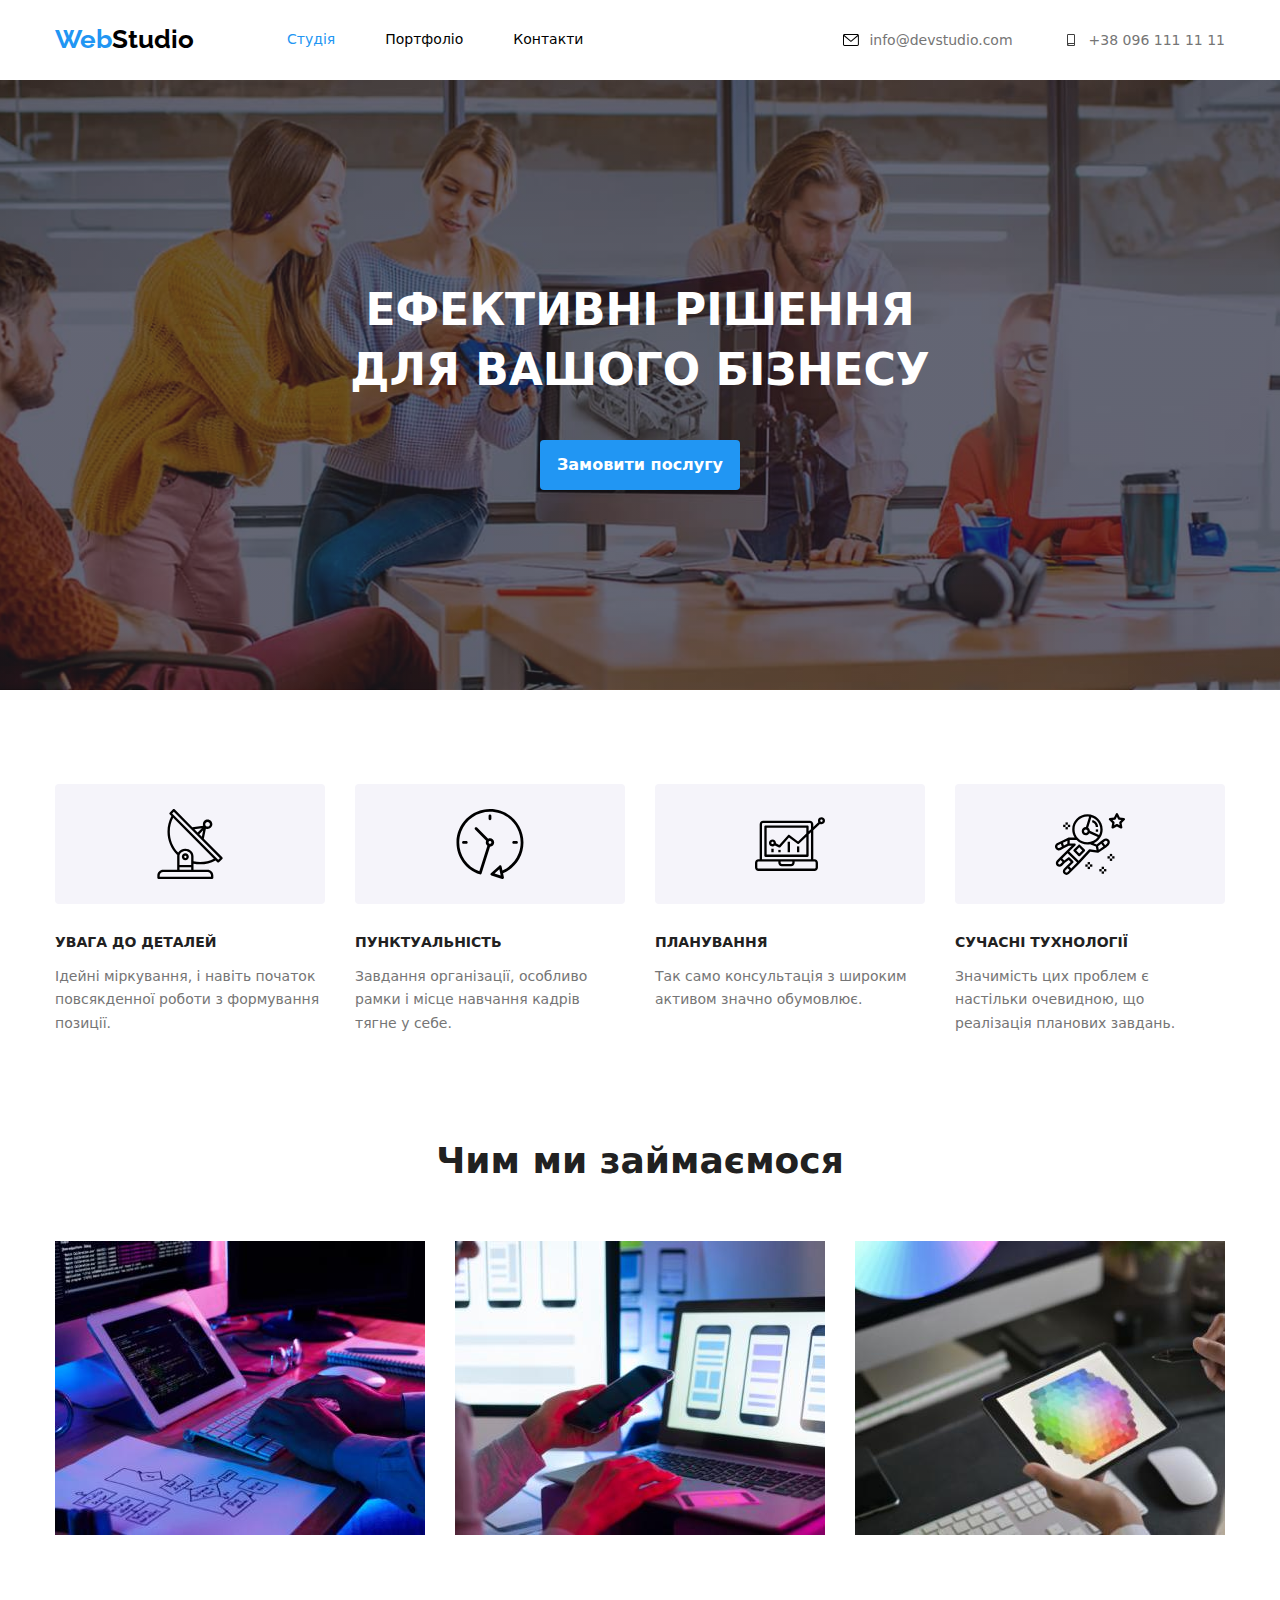
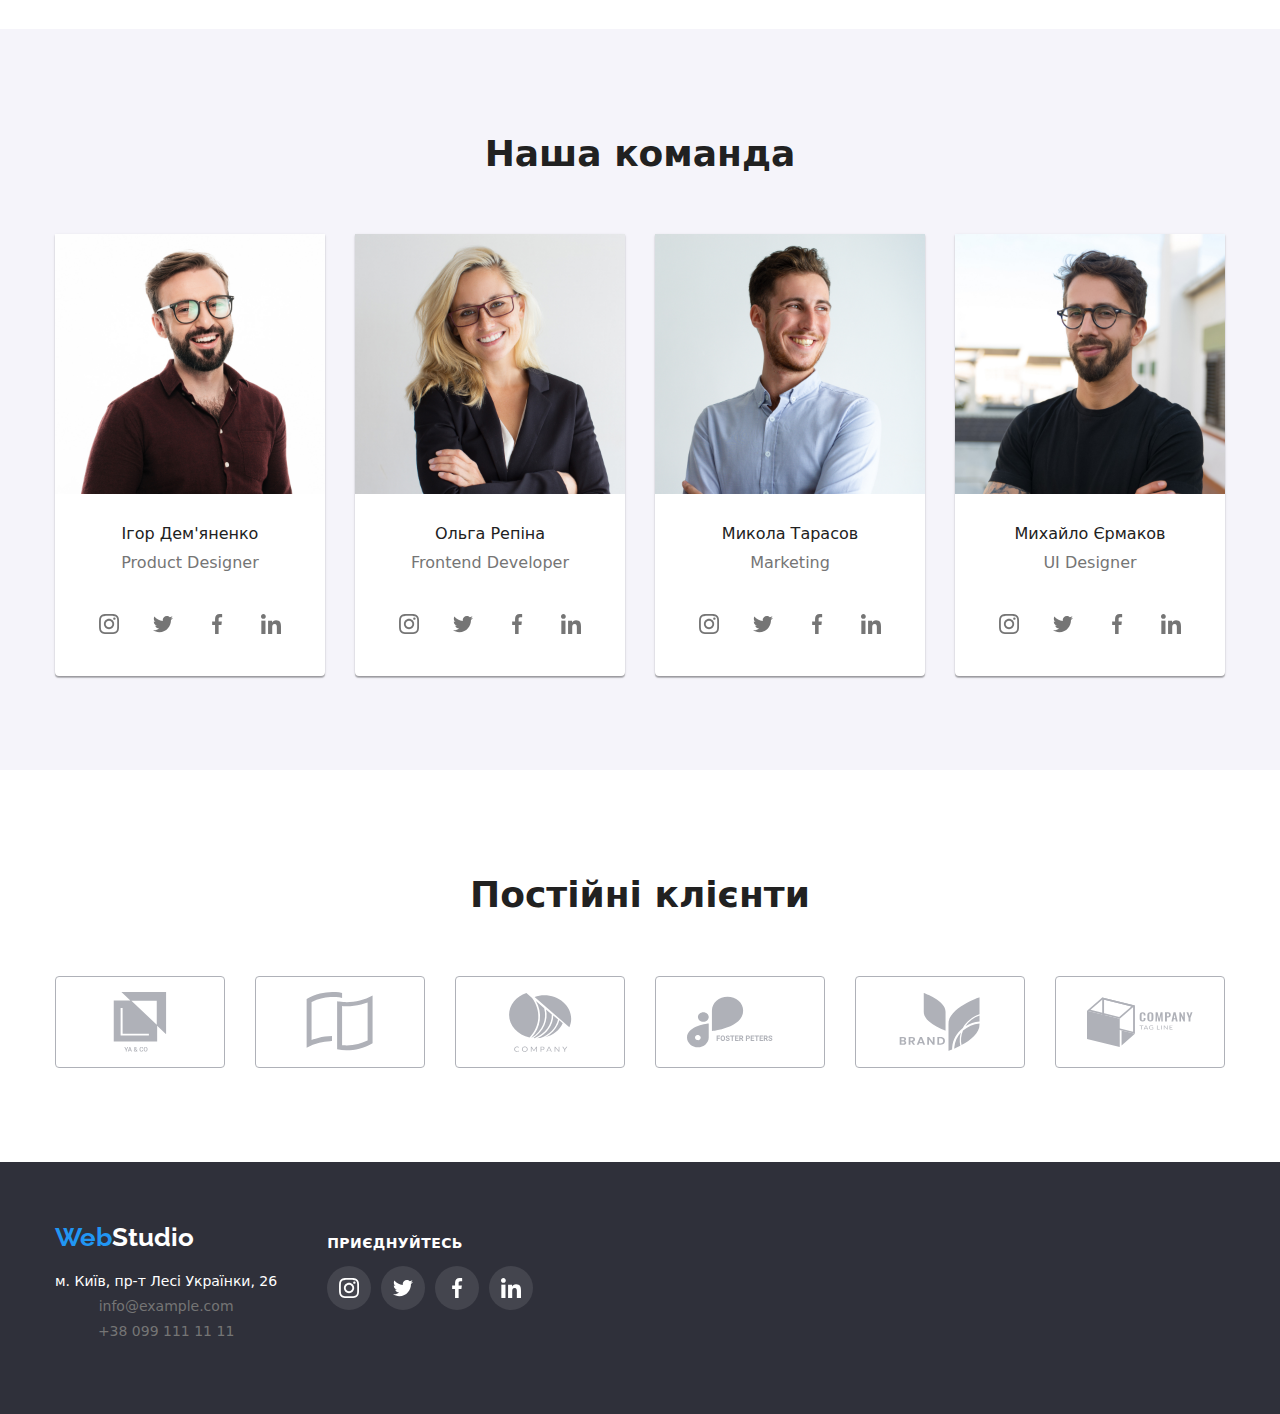
<file: index.html>
<!DOCTYPE html>
<html lang="en">

<head>
    <meta charset="UTF-8">
    <meta http-equiv="X-UA-Compatible" content="IE=edge">
    <meta name="viewport" content="width=device-width, initial-scale=1.0">
    <title>Web Studio</title>
    <link rel="preconnect" href="https://fonts.googleapis.com">
    <link rel="preconnect" href="https://fonts.gstatic.com" crossorigin>
    <link
        href="https://fonts.googleapis.com/css2?family=Montserrat:wght@400;700&family=Raleway:wght@700&family=Roboto:wght@400;500;700;900&display=swap"
        rel="stylesheet">
    <link rel="stylesheet" href="css/styles.css">
    <link rel="stylesheet" href="https://cdn.jsdelivr.net/npm/modern-normalize@1.1.0/modern-normalize.min.css">

</head>

<body>
    <!--Шапка-->
    
    
        <header>
            <div class="conteiner main-nav">
                <nav class="header-nav">
                    <a href="./index.html" class="logo"><span>Web</span>Studio</a>
                    <ul class="site-nav list link-site">
                        <li class="test-list">
                            <a href="./index.html" class="nav carrent">Студія</a>
                        </li>
                        <li class="test-list">
                            <a href="./portfolio.html" class="nav color">Портфоліо</a>
                        </li>
                        <li class="test-list">
                            <a href="" class="nav color">Контакти</a>
                        </li>
                    </ul>
                </nav>
            
                
                
             
                <ul class="auth-nav list">
                    <div class="contact-nav">
                        <li class="contacts icon-style">
                            
                            <a class="nav-contact" href="mailto:info@devstudio.com">
                                <svg class="headers-icon" width="16" height="12">
                                    <use href="./images/icon.svg#icon-envelope"></use>
                                </svg>
                                info@devstudio.com
                                
                            </a>
                        </li>
                        <li class="contacts">
                            
                            <a href="tel:+380961111111" class="nav-contact icon-telefon ">
                                 <svg class="telefon-icon accentes" width="16" height="12">
                                 <use href="./images/icon.svg#icon-smartphone"></use>
                                </svg>
                                +38 096 111 11 11
                            </a>
                        </li>
                    </div>
                </ul>
            </div>
            
        </header>
  


    <main>

        <!--Банер-->
        
            <section class="baner">
                <div class="conteiner hero-title">
                    <h1 class="hero">ЕФЕКТИВНІ РІШЕННЯ ДЛЯ ВАШОГО БІЗНЕСУ</h1>
                    <button type="button" class="button button-baner">Замовити послугу</button>
                </div>
                
            </section>
        



        <!--Особливості-->
      
        
        <section class="feautures">
            <div class="conteiner futures">
        
        
                <h2 class="main-title-up">Особливості</h2>
                <div class="future-title">
                    <ul class="futures-list">
                        <li class="future-element">
                            <div class="section-list-box">
                                <svg class="icon-list" width="70" height="70">
                                    <use href="./images/icon.svg#icon-antenna"></use>
                                </svg>
                            </div>
                            <h3 class="title-features">УВАГА ДО ДЕТАЛЕЙ</h3>
                            <p class="text-features">Ідейні міркування, і навіть початок повсякденної роботи з формування
                                позиції.</p>
                        </li>
        
                        <li class="future-element">
                            <div class="section-list-box">
                                <svg class="icon-list" width="70" height="54">
                                    <use href="./images/icon.svg#icon-clock"></use>
                                </svg>
                            </div>
                            <h3 class="title-features">ПУНКТУАЛЬНІСТЬ</h3>
                            <p class="text-features">Завдання організації, особливо рамки і місце навчання кадрів тягне у себе.
                            </p>
                        </li>
                        <li class="future-element">
                            <div class="section-list-box">
                                <svg class="icon-list" width="70" height="54">
                                    <use href="./images/icon.svg#icon-diagram"></use>
                                </svg>
                            </div>
                            <h3 class="title-features">ПЛАНУВАННЯ</h3>
                            <p class="text-features">Так само консультація з широким активом значно обумовлює.</p>
                        </li>
                        
                        <li class="future-element">
                            <div class="section-list-box">
                                <svg class="icon-list" width="70" height="54">
                                    <use href="./images/icon.svg#icon-astronaut"></use>
                                </svg>
                            </div>
                            <h3 class="title-features">СУЧАСНІ ТУХНОЛОГІЇ</h3>
                            <p class="text-features">Значимість цих проблем є настільки очевидною, що реалізація планових
                                завдань.</p>
                        </li>
                    </ul>
                </div>
            </div>
        
        
        </section>
        

        <!--Чим ми займаэмося-->
        
            <section class="section">
                    <div class="conteiner">
                      <h2 class="main-title">Чим ми займаємося</h2>
                      <div class="work-list">
                           <ul class="list-works">
                               <li class="content">
                                <img src="./images/img1.jpg" alt="photo first" width="370">
                                </li>
                            </ul>
        
                            <ul class="list-works">
                                 <li class="content">
                                <img src="./images/img2.jpg" alt="photo second" width="370">
                                </li>
                             </ul>
        
                            <ul class="list-works">
                                <li class="content">
                                <img src="./images/img3.jpg" alt="photo third" width="370">
                                </li>
                            </ul>
                
                
                        </div>
                    </div>
            </section>
        

        <!--Наша команда-->
        
            <section class="team">
                <div class="conteiner">
                    <h2 class="main-title">Наша команда</h2>
                    <div class="team-group">
                        <ul class="team-list">
                    
                            <li class="team-element">
                                 <img src="./images/Ihor.jpg" alt="photo ihor" width="270">
                                 <div class="stiker">
                                  <h3 class="team-title">Iгор Дем'яненко</h3>
                                 <p class="team-text">Product Designer</p>
                                 </div>
                                 <ul class="social-media list">
                                    <li class="social-media-item">
                                        <a class="social-media-link link focus-link" href="" target="_blank" rel="noopener noreferrer" aria-label="twitter">
                                            <svg class="social-media-icon" width="20" height="20">
                                                <use href="./images/icon.svg#icon-instagram"></use>
                                            </svg>
                                        </a>
                                    </li>
                                    <li class="social-media-item">
                                        <a class="social-media-link link" href="" target="_blank" rel="noopener noreferrer" aria-label="twitter">
                                            <svg class="social-media-icon" width="20" height="20">
                                                <use href="./images/icon.svg#icon-twitter"></use>
                                            </svg>
                                        </a>
                                    </li>
                                    <li class="social-media-item">
                                        <a class="social-media-link link" href="" target="_blank" rel="noopener noreferrer" aria-label="twitter">
                                            <svg class="social-media-icon" width="20" height="20">
                                                <use href="./images/icon.svg#icon-facebook"></use>
                                            </svg>
                                        </a>
                                    </li>
                                    <li class="social-media-item">
                                        <a class="social-media-link link" href="" target="_blank" rel="noopener noreferrer" aria-label="twitter">
                                            <svg class="social-media-icon" width="20" height="20">
                                                <use href="./images/icon.svg#icon-linkedin"></use>
                                            </svg>
                                        </a>
                                    </li>
                                        
                                 </ul>
                            </li>
                    
                            <li class="team-element">
                                <img src="./images/Olga.jpg" alt="photo olga" width="270">
                                <div class="stiker">
                                <h3 class="team-title">Ольга Репіна</h3>
                                <p class="team-text">Frontend Developer</p>
                                </div>
                                <ul class="social-media list">
                                    <li class="social-media-item">
                                        <a class="social-media-link link" href="" target="_blank" rel="noopener noreferrer" aria-label="twitter">
                                            <svg class="social-media-icon" width="20" height="20">
                                                <use href="./images/icon.svg#icon-instagram"></use>
                                            </svg>
                                        </a>
                                    </li>
                                    <li class="social-media-item">
                                        <a class="social-media-link link" href="" target="_blank" rel="noopener noreferrer" aria-label="twitter">
                                            <svg class="social-media-icon" width="20" height="20">
                                                <use href="./images/icon.svg#icon-twitter"></use>
                                            </svg>
                                        </a>
                                    </li>
                                    <li class="social-media-item">
                                        <a class="social-media-link link" href="" target="_blank" rel="noopener noreferrer" aria-label="twitter">
                                            <svg class="social-media-icon" width="20" height="20">
                                                <use href="./images/icon.svg#icon-facebook"></use>
                                            </svg>
                                        </a>
                                    </li>
                                    <li class="social-media-item">
                                        <a class="social-media-link link" href="" target="_blank" rel="noopener noreferrer" aria-label="twitter">
                                            <svg class="social-media-icon" width="20" height="20">
                                                <use href="./images/icon.svg#icon-linkedin"></use>
                                            </svg>
                                        </a>
                                    </li>
                                
                                </ul>
                            </li>
                    
                            <li class="team-element">
                                 <img src="./images/nikolaj.jpg" alt="photo nikolaj" width="270">
                                <div class="stiker">
                                <h3 class="team-title">Микола Тарасов</h3>
                                <p class="team-text">Marketing</p>
                                </div>
                                <ul class="social-media list">
                                    <li class="social-media-item">
                                        <a class="social-media-link link" href="" target="_blank" rel="noopener noreferrer" aria-label="twitter">
                                            <svg class="social-media-icon" width="20" height="20">
                                                <use href="./images/icon.svg#icon-instagram"></use>
                                            </svg>
                                        </a>
                                    </li>
                                    <li class="social-media-item">
                                        <a class="social-media-link link" href="" target="_blank" rel="noopener noreferrer" aria-label="twitter">
                                            <svg class="social-media-icon" width="20" height="20">
                                                <use href="./images/icon.svg#icon-twitter"></use>
                                            </svg>
                                        </a>
                                    </li>
                                    <li class="social-media-item">
                                        <a class="social-media-link link" href="" target="_blank" rel="noopener noreferrer" aria-label="twitter">
                                            <svg class="social-media-icon" width="20" height="20">
                                                <use href="./images/icon.svg#icon-facebook"></use>
                                            </svg>
                                        </a>
                                    </li>
                                    <li class="social-media-item">
                                        <a class="social-media-link link" href="" target="_blank" rel="noopener noreferrer" aria-label="twitter">
                                            <svg class="social-media-icon" width="20" height="20">
                                                <use href="./images/icon.svg#icon-linkedin"></use>
                                            </svg>
                                        </a>
                                    </li>
                                
                                </ul>
                            </li>
                    
                            <li class="team-element">
                                <img src="./images/Mykhailo.jpg" alt="photo Mykhailo" width="270">
                                <div class="stiker">
                                <h3 class="team-title">Михайло Єрмаков</h3>
                                <p class="team-text">UI Designer</p>
                                </div>
                                <ul class="social-media list">
                                    <li class="social-media-item">
                                        <a class="social-media-link link" href="" target="_blank" rel="noopener noreferrer" aria-label="twitter">
                                            <svg class="social-media-icon" width="20" height="20">
                                                <use href="./images/icon.svg#icon-instagram"></use>
                                            </svg>
                                        </a>
                                    </li>
                                    <li class="social-media-item">
                                        <a class="social-media-link link" href="" target="_blank" rel="noopener noreferrer" aria-label="twitter">
                                            <svg class="social-media-icon" width="20" height="20">
                                                <use href="./images/icon.svg#icon-twitter"></use>
                                            </svg>
                                        </a>
                                    </li>
                                    <li class="social-media-item">
                                        <a class="social-media-link link" href="" target="_blank" rel="noopener noreferrer" aria-label="twitter">
                                            <svg class="social-media-icon" width="20" height="20">
                                                <use href="./images/icon.svg#icon-facebook"></use>
                                            </svg>
                                        </a>
                                    </li>
                                    <li class="social-media-item">
                                        <a class="social-media-link link" href="" target="_blank" rel="noopener noreferrer" aria-label="twitter">
                                            <svg class="social-media-icon" width="20" height="20">
                                                <use href="./images/icon.svg#icon-linkedin"></use>
                                            </svg>
                                        </a>
                                    </li>
                                
                                </ul>
                            </li>
                        </ul>
                    </div>
                </div>
            </section>


       <!--Клієнти-->     
        
            <section class="section">
                <div class="conteiner">
                    <h2 class="main-title">Постійні клієнти</h2>
                    <div class="clients-icon">
                            <a href="" class="clients-card">
                                <svg class="client-icon" width="106" height="60">
                                    <use href="./images/icon.svg#icon-logo1"></use>
                                </svg>
                            </a>

                            <a href="" class="clients-card">
                                <svg class="client-icon" width="106" height="60">
                                    <use href="./images/icon.svg#icon-logo2"></use>
                                </svg>
                            </a>

                            <a href="" class="clients-card">
                                <svg class="client-icon" width="106" height="60">
                                    <use href="./images/icon.svg#icon-logo3"></use>
                                </svg>
                            </a>

                            <a href="" class="clients-card">
                                <svg class="client-icon" width="106" height="60">
                                    <use href="./images/icon.svg#icon-logo4"></use>
                                </svg>
                            </a>

                            <a href="" class="clients-card">
                                <svg class="client-icon" width="106" height="60">
                                    <use href="./images/icon.svg#icon-logo5"></use>
                                </svg>
                            </a>

                            <a href="" class="clients-card">
                                <svg class="client-icon" width="106" height="60">
                                    <use href="./images/icon.svg#icon-logo6"></use>
                                </svg>
                            </a>
                        

                        

                    </div>

                </div>
            </section>

    </main>


    
        <footer class="footer-color">
        
            <div class="conteiner footer-conteiner">
                    <div class="adress-footer">
                        <a href="" class="logo-footer style"><span>Web</span>Studio</a>
                        <address class="address-text">
                         <ul class="footer-top">
                             <li class="top-li">
                             <a href="" class="footer-text">м. Київ, пр-т Лесі Українки, 26</a>
                            </li>
        
                             <li class="top-li-second-mail">
                            <a href="mailto:info@example.com" class="nav-contact">info@example.com</a>
                             </li>
        
                            <li class="top-li-second">
                            <a href="tel:+380991111111" class="nav-contact top">+38 099 111 11 11</a>
                             </li>
        
                        </ul>
                    </div>
                    
                    
                    <div class="footer-icon">
                            <p class="footer-text-icon">ПРИЄДНУЙТЕСЬ</p>
                        <ul class="social-media-footer">
                            <li class="socials-media-footer">
                                <a class="footer-media-link links accent" href="" target="_blank" rel="noopener noreferrer" aria-label="twitter">
                                   
                                        <svg class="footer-media-icon" width="20" height="20">
                                            <use href="./images/icon.svg#icon-instagram"></use>
                                        </svg>
                                  
                                </a>
                            </li>
                            <li class="socials-media-footer">
                                <a class="footer-media-link links accent" href="" target="_blank" rel="noopener noreferrer" aria-label="twitter">
                                   
                                        <svg class="footer-media-icon" width="20" height="20">
                                            <use href="./images/icon.svg#icon-twitter"></use>
                                        </svg>
                                   
                                </a>
                            </li>
                            <li class="socials-media-footer">
                                <a class="footer-media-link links accent" href="" target="_blank" rel="noopener noreferrer" aria-label="twitter">
                                    <svg class="footer-media-icon" width="20" height="20">
                                        <use href="./images/icon.svg#icon-facebook"></use>
                                    </svg>
                                </a>
                            </li>
                            </li>
                            <li class="socials-media-footer">
                                <a class="footer-media-link links accent" href="" target="_blank" rel="noopener noreferrer" aria-label="twitter">
                                    <svg class="footer-media-icon" width="20" height="20">
                                        <use href="./images/icon.svg#icon-linkedin"></use>
                                    </svg>
                                </a>
                            </li>
                        
                        </ul>


                    </div>
        
                </address>
            </div>
        
        </footer>
    



</body>

</html>
</file>
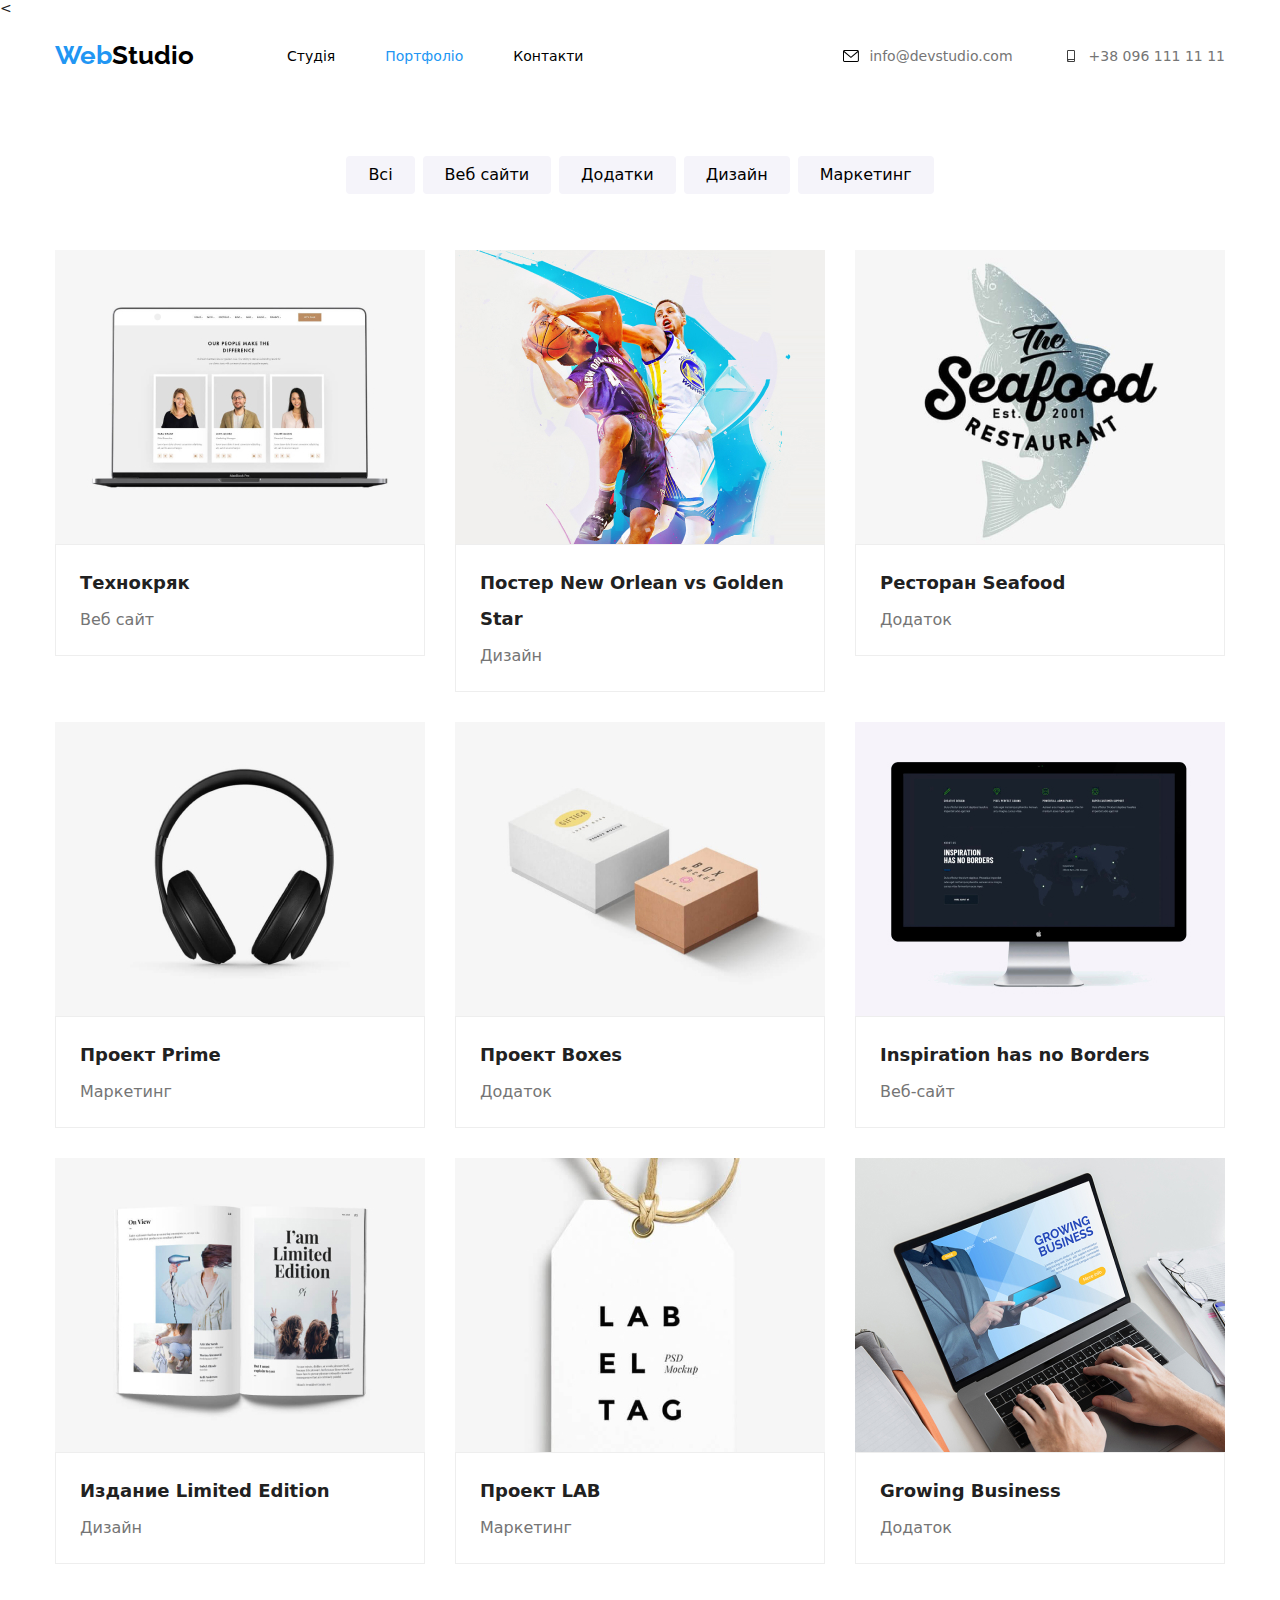
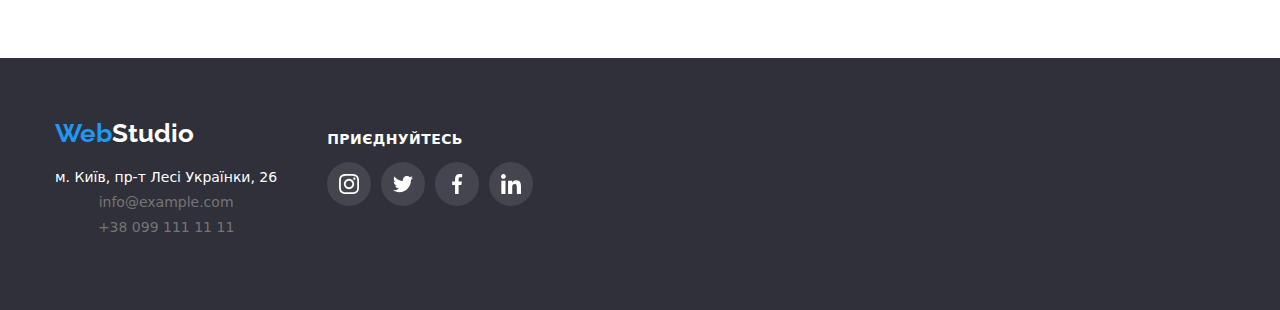
<file: portfolio.html>
<!DOCTYPE html>
<html lang="en">
<head>
    <meta charset="UTF-8">
    <meta http-equiv="X-UA-Compatible" content="IE=edge">
    <meta name="viewport" content="width=device-width, initial-scale=1.0">
    <title>Portfolio</title>
    <link rel="preconnect" href="https://fonts.googleapis.com">
    <link rel="preconnect" href="https://fonts.gstatic.com" crossorigin>
    <link
        href="https://fonts.googleapis.com/css2?family=Montserrat:wght@400;700&family=Raleway:wght@700&family=Roboto:wght@400;500;700;900&display=swap"
        rel="stylesheet">
    <link rel="stylesheet" href="./css/styles.css">
    <link rel="stylesheet" href="https://cdn.jsdelivr.net/npm/modern-normalize@1.1.0/modern-normalize.min.css">
</head>
<body>

    <!--Шапка-->
    
< <header>
            <div class="conteiner main-nav">
                <nav class="header-nav">
                    <a href="./index.html" class="logo"><span>Web</span>Studio</a>
                    <ul class="site-nav list link-site">
                        <li class="test-list">
                            <a href="./index.html" class="nav color">Студія</a>
                        </li>
                        <li class="test-list">
                            <a href="./portfolio.html" class="nav carrent">Портфоліо</a>
                        </li>
                        <li class="test-list">
                            <a href="" class="nav color">Контакти</a>
                        </li>
                    </ul>
                </nav>
            
                
                
             
                <ul class="auth-nav list">
                    <div class="contact-nav">
                        <li class="contacts icon-style">
                
                            <a class="nav-contact" href="mailto:info@devstudio.com">
                                <svg class="headers-icon" width="16" height="12">
                                    <use href="./images/icon.svg#icon-envelope"></use>
                                </svg>
                                info@devstudio.com
                
                            </a>
                        </li>
                        <li class="contacts">
                
                            <a href="tel:+380961111111" class="nav-contact icon-telefon ">
                                <svg class="telefon-icon accentes" width="16" height="12">
                                    <use href="./images/icon.svg#icon-smartphone"></use>
                                </svg>
                                +38 096 111 11 11
                            </a>
                        </li>
                    </div>
                </ul>
            </div>
            
        </header>
    <main>
        
        <h1>Проекти студії</h1>
      
       
        <section>
            <div class="conteiner">
            
                <!--Filter-->
                <div class="conteiner-filter">
                    <ul class="filter-list">
                        <li>
                            <button type="button" class="button-filter">Всі</button>
                        </li>
                        <li>
                            <button type="button" class="button-filter">Веб сайти</button>
                        </li>
                        <li>
                            <button type="button" class="button-filter">Додатки</button>
                        </li>
                        <li>
                            <button type="button" class="button-filter">Дизайн</button>
                        </li>
                        <li>
                            <button type="button" class="button-filter">Маркетинг</button>
                        </li>
                    </ul>
                </div>
            
             </div>
        </section>
            <!--Progect-->
        
        <section class="product">
            <div class="conteiner">
                <ul class="product-list">
                    <li class="product-name">
                        <img src="./images/Portfolio/img.jpg" alt="Progect site" width="370" height="294">
                        <div class="frame">
                            <h2 class="progect">Технокряк</h2>
                            <p class="progect-text">Веб сайт</p>
                        </div>
                    </li>
                    <li class="product-name">
                        <img src="./images/Portfolio/img-1.jpg" alt="Progect design" width="370" height="294">
                        <div class="frame">
                            <h2 class="progect">Постер New Orlean vs Golden Star</h2>
                            <p class="progect-text">Дизайн</p>
                        </div>
                    </li>
                    <li class="product-name">
                        <img src="./images/Portfolio/img-2.jpg" alt="Progect applicatoin" width="370" height="294">
                        <div class="frame">
                            <h2 class="progect">Ресторан Seafood</h2>
                            <p class="progect-text">Додаток</p>
                        </div>
                    </li>
                    <li class="product-name">
                        <img src="./images/Portfolio/img-3.jpg" alt="Progect marketing" width="370" height="294">
                        <div class="frame">
                            <h2 class="progect">Проект Prime</h2>
                            <p class="progect-text">Маркетинг</p>
                        </div>
                    </li>
                    <li class="product-name">
                        <img src="./images/Portfolio/img-4.jpg" alt="Progect applicatoin" width="370" height="294">
                        <div class="frame">
                            <h2 class="progect">Проект Boxes</h2>
                            <p class="progect-text">Додаток</p>
                        </div>
                    </li>
                    <li class="product-name">
                        <img src="./images/Portfolio/img-5.jpg" alt="Progect site" width="370" height="294">
                    <div class="frame">
                            <h2 class="progect">Inspiration has no Borders</h2>
                            <p class="progect-text">Веб-сайт</p>
                        </div>
                    </li>
                    <li class="product-name">
                        <img src="./images/Portfolio/img-6.jpg" alt="Progect design" width="370" height="294">
                            <div class="frame">
                            <h2 class="progect">Издание Limited Edition</h2>
                            <p class="progect-text">Дизайн</p>
                        </div>
                    </li>
                    <li class="product-name">
                        <img src="./images/Portfolio/img-7.jpg" alt="Progect marketing" width="370" height="294">
                        <div class="frame">
                            <h2 class="progect">Проект LAB</h2>
                            <p class="progect-text">Маркетинг</p>
                        </div>
                    </li>
                    <li class="product-name">
                        <img src="./images/Portfolio/img-8.jpg" alt="Progect applicatoin" width="370" height="294">
                        <div class="frame">
                            <h2 class="progect">Growing Business</h2>
                            <p class="progect-text">Додаток</p>
                        </div>
                    </li>
                </ul>
            </div>
            
            
            
        </section>
        
    
    </main>
    
<footer class="footer-color">

    <div class="conteiner footer-conteiner">
        <div class="adress-footer">
            <a href="" class="logo-footer style"><span>Web</span>Studio</a>
            <address class="address-text">
                <ul class="footer-top">
                    <li class="top-li">
                        <a href="" class="footer-text">м. Київ, пр-т Лесі Українки, 26</a>
                    </li>

                    <li class="top-li-second-mail">
                        <a href="mailto:info@example.com" class="nav-contact">info@example.com</a>
                    </li>

                    <li class="top-li-second">
                        <a href="tel:+380991111111" class="nav-contact top">+38 099 111 11 11</a>
                    </li>

                </ul>
        </div>


        <div class="footer-icon">
            <p class="footer-text-icon">ПРИЄДНУЙТЕСЬ</p>
            <ul class="social-media-footer">
                <li class="socials-media-footer">
                    <a class="footer-media-link links accent" href="" target="_blank" rel="noopener noreferrer"
                        aria-label="twitter">
        
                        <svg class="footer-media-icon" width="20" height="20">
                            <use href="./images/icon.svg#icon-instagram"></use>
                        </svg>
        
                    </a>
                </li>
                <li class="socials-media-footer">
                    <a class="footer-media-link links accent" href="" target="_blank" rel="noopener noreferrer"
                        aria-label="twitter">
        
                        <svg class="footer-media-icon" width="20" height="20">
                            <use href="./images/icon.svg#icon-twitter"></use>
                        </svg>
        
                    </a>
                </li>
                <li class="socials-media-footer">
                    <a class="footer-media-link links accent" href="" target="_blank" rel="noopener noreferrer"
                        aria-label="twitter">
                        <svg class="footer-media-icon" width="20" height="20">
                            <use href="./images/icon.svg#icon-facebook"></use>
                        </svg>
                    </a>
                </li>
                </li>
                <li class="socials-media-footer">
                    <a class="footer-media-link links accent" href="" target="_blank" rel="noopener noreferrer"
                        aria-label="twitter">
                        <svg class="footer-media-icon" width="20" height="20">
                            <use href="./images/icon.svg#icon-linkedin"></use>
                        </svg>
                    </a>
                </li>
        
            </ul>
        
        
        </div>
        </address>
    </div>

</footer>





</body>


</html>
</file>
<file: css/styles.css>
/* Основний текст #212121 */
/* Другорядний #757575 */
/* Білий #FFFFFF */
/* Акцент #2196F3 */
/* Другорядний колір #FFFFFF 60 % */
/* Logo #000000 */

html {
    box-sizing: border-box;
}

*, *::before, *::after {
    box-sizing: inherit;
}

h1, h2, h3 {
    margin: 0;
}
li {
    margin: 0;
    padding: 0;
}

img {
    display: flex;
    max-width: 100%;
    height: auto;
}

.conteiner {
    width: 1200px;
    margin-right: auto;
    margin-left: auto;
    padding-left: 15px;
    padding-right: 15px;

}


:root {
    --main-color: #212121;
    --secondary-color: #757575;
    --fon-second: #FFFFFF;
    --accent: #2196F3;
    --logo-color: #000000;
   


}




/* body */



body {
    color: var(--main-color);
    font-size: 14px;
    font-family: Roboto, sans-serif;
    font-weight: 400;
}

h1 {
    color: var(--fon-second);
    font-size: 44px;
    font-weight: 900;
    line-height: 1.36;
    text-align:center
}

.main-title {
    font-weight: 700;
    font-size: 36px;
    line-height: 1.7;
    text-align: center;
}

 

ul  {
    margin: 0;
    padding: 0;
    list-style: none;
}
 button {
     cursor: pointer;
 }



/* LOGO */

.logo {
    color: var(--logo-color);
    font-family: Raleway;
    font-weight: 700;
    font-size: 26px;
    line-height: 1.2;
    text-decoration-line: none;

}

span {
    color: var(--accent);
}

/* Nav */

.logo {
    margin-right: 93px;
}
.carrent {
    color: #2196F3;
}




.main-nav {
    display: flex;
    justify-content: space-between;
    padding-bottom: 25px;
    padding-top: 24px;
    text-align: center;
}

.header-nav {
    display: flex;
    align-items: center;
    
}
.color {
    color: #000000;
}

.site-nav {
    display: flex;
}
.test-list {
    
    margin-right: 50px;
}
.test-list:last-child {
    margin-right: 0;
}

.nav {
    
    font-size: 14px;
    font-weight: 500;
    line-height: 1.17;
    text-decoration-line: none;
}

.auth-nav {
    display: flex;
}
.contacts {
    font-weight: 500;
    margin-right: 50px;
}


.contacts:last-child {
    margin-right: 0;

}
.nav:hover,
.nav:focus,
.nav:active {
    color: #2196F3;
}
.nav-contact {
    display: flex;
}
.nav-contact {
    color: var(--secondary-color);
     text-decoration-line: none; 
     justify-content: center; 
     align-items: center; 
}

.nav-contact:hover svg,
.nav-contact:focus svg {
    fill: var(--accent);
}






.link-site .link {
    color: var(--main-color);
    font-size: 14px;
    font-weight: 500;
    line-height: 1.17;
    text-decoration-line: none;
}

.contact-nav {
    display: inline-flex;
    justify-content: center;
    align-items: center;
}  

.contacts:hover,
.contacts:focus {
    color: var(--accent);

 }
.headers-icon {
    margin-right: 10px;
}
.telefon-icon {
    margin-right: 10px;
}

.nav-contact:focus,
.nav-contact:hover {
    color: var(--accent);
}

.icon-style:hover,
.icon-style:focus {
    color: #2196F3;
}


.nav:focus {
    color: var(--accent);

}






 
  /* Банер */

.hero-title {
    max-width: 696px;
}
.hero {
    
    margin-bottom: 40px;
}

.baner {
    padding-top: 200px;
    padding-bottom: 200px;
 
}
  
 .button-baner {
    padding: 10px, 32px;
    width: 200px;
    height: 50px;
    border-radius: 4px;
 }
  


    .button-baner {
        color: var(--fon-second);
        background-color: var(--accent);
        font-size: 16px;
        font-weight: 700;
        line-height: 1.9;
    
        border: 0px;
        text-align: center;
        }
      
      
   .button-baner {
       margin: auto;
       display: block;
    box-shadow: 0px 4px 4px rgba(0, 0, 0, 0.15);
        border-radius: 4px;
   }  

   .baner {

       max-width: 1600px;
  
       margin-left: auto;
       margin-right: auto;
       background-image: linear-gradient(rgba(47, 48, 58, 0.4), rgba(47, 48, 58, 0.4)), url("../images/fon.jpg");
       background-size: cover;
       background-repeat: no-repeat;
       background-position: center;
       background-color: #2F303A;
   }

    


/* Features */




.futures-list {
    display: flex;
}

.futures-element {
    display: inline-flex;
    justify-content: center;



}

.section-list-box {
    display: flex;
    justify-content: center;
    align-items: center;
    width: 270px;
    height: 120px;

    background-color: #f5f4fa;
    background-repeat: 4px;
    margin-bottom: 30px;
    border-radius: 4px;


}
.future-element {
    margin-right: 30px;
}

.future-element:last-child {
    margin-right: 0;
}


.section-list-box:last-child {
    margin-right: 0px;
}




.icon-list {
    width: 70px;
    height: 70px;
    background-size: contain;
}





.feautures {
    padding-top: 94px;
}

.icon-antena {
    background-color: #F5F4FA;
    border-radius: 4px;
   
    height: 120px;
 
    background-size: contain;
    

}


.main-title-up {
    
    position: absolute;
    width: 1px;
    height: 1px;
    margin: -1px;
    border: 0;
    padding: 0;
    white-space: nowrap;
    clip-path: inset(100%);
    clip: rect(0 0 0 0);
    overflow: hidden;
      
}


   .title-features {
    font-size: 14px;
    font-weight: 700;
    line-height: 1.2;   
}


.text-features {
    color: var(--secondary-color);
    font-size: 14px;
    line-height: 1.7;
    margin-bottom: 0px;
    width: 270px;
}

.section {
    padding-top: 94px;
}
.work-list {
    display: flex;
  
}

.list-works {
    display: flex;
    padding: 0;
    margin-top: 0;
    margin-bottom: 0;
    margin-right: 30px;
}
.list-works:last-child {
    margin-right: 0;
}

.section {
    padding-bottom: 94px;
}


.content {
    display: flex;
    align-items: center;


   

}





/* Team */
.team {
     padding-bottom: 94px;
     padding-top: 94px;
}

.team-group {
    display: flex;

}

.team-list {
    display: flex;
    padding-left: 0;
    margin-top: 0;
    margin-bottom: 0;

}
.team-element {
    margin-right: 30px;
    text-align: center;
    padding-bottom: 30px;
    background-color: #FFFFFF;
    
}

.team-element:last-child {
    margin-right: 0;
} 

.team-title {

  padding-top: 30px;  

}
.main-title{
    margin-bottom: 50px;
}


.stiker {
    background-color: #FFFFFF;
     height: 108px;
}
.team-text {
    margin-bottom: 30px;
    margin-top: 10px
}
 .team-title {
    font-size: 16px;
    font-weight: 500;
    line-height: 1.19;
}

.team-text {
color: var(--secondary-color);  
font-size: 16px;
line-height: 1.19;

}

.team {
    background-color: #F5F4FA;
}


.social-media {
    display: flex;
    justify-content: center;
    background-color: #fff;
}
.social-media-item:not(:last-child) {
    margin-right: 10px;

}
.social-media-link {
    display: flex;
    align-items: center;
    justify-content: center;
    width: 44px;
    height: 44px;
    border-radius: 50%;

    color:#757575;
    background-color:white;
    border-radius: 50%;
}

.social-media-link:hover,
.social-media-link:focus {
    fill: #FFFFFF;
    background-color: #2196F3;
}
       

.link {
    fill: #757575;
}
svg:hover,
svg:focus {
    color: #2196F3;
}



.team-element {
    box-shadow: 0px 1px 3px rgba(0, 0, 0, 0.12),
        0px 1px 1px rgba(0, 0, 0, 0.14),
        0px 2px 1px rgba(0, 0, 0, 0.2);
    border-radius: 0px 0px 4px 4px;
}



/*Clients*/

.clients-icon {
    display: flex;
    flex-direction: row;

}
.clients-icon:hover,
.clients-icon:focus {
    color: #2196F3;
}

.clients-card {
       display: flex;
        justify-content: center;
        align-items: center;
        width: 170px;
        height: 92px;
        box-sizing: border-box;
        border: 1px solid #afb1b8;
        border-radius: 4px;
        color: #afb1b8;
}
.client-icon {
    width: 106px;
    height: 60px;
    fill: currentColor
   
}

.clients-card:not(:last-child) {
    margin-right: 30px;
}
.clients-card:hover,
.clients-card:focus {
    border: 1px solid var(--accent);
}
.client-icon:hover,
.client-icon:focus {
       border-radius: var(--accent);
}

.clients-card:hover svg,
.clients-card:focus svg {
    fill: var(--accent)
}

/* footer */

.address-text {
    font-style: normal;
    color: #FFFFFF;

}

.footer-color {
    background-color: #2F303A;
}

.footer-color {
    height: 252px;
    padding-top: 60px;
    padding-bottom: 60px;

}
.footer-text {
    color: var(--fon-second);
    text-decoration-line: none;
}


.top-li-second-mail {
    margin-top: 0px;
}

.top-li {

 
   margin-bottom: 9px;
    
   }
 .top-li-second {
 
    margin-top: 9px;
 }

.footer-top {

    margin-top: 20px;
}

.footer-text:hover,
.footer-text:focus {
    color: var(--accent);
}
 
 .logo-footer {
    color: #FFFFFF;
    font-family: Raleway;
    font-weight: 700;
     font-size: 26px;
    line-height: 1.2;
    text-decoration-line: none;
 }

.style {

    margin-bottom: 20px;

}
.footer-color {
    display: flex;

}
.footer-conteiner {
    display: flex;

    margin-left: auto;
    margin-right: auto;

}
.footer-icon {

    margin-left: 50px;
}
.links {
    fill: #fff;
}

.footer-media-link {
    display: flex;
    align-items: center;
    justify-content: center;
    width: 44px;
    height: 44px;
    background-color: rgba(255, 255, 255, 0.1);
    border-radius: 50%;
}

.accent:hover {
    color: #FFFFFF;
    background-color: #2196F3;
}

.social-media-footer {
    display: inline-flex;

}

.socials-media-footer {
    margin-right: 10px;

}
.socials-media-footer:last-child {
    margin-right: 0px;
}
.footer-text-icon {
    
    font-weight: 700;
    font-size: 14px;
    line-height: 1.14;
    letter-spacing: 0.03em;
    text-transform: uppercase;
    color: #ffffff;
    margin-bottom: 14px;
    margin-top: 14px;
}







/* PORTFOLIO */

.project {
    color: var(--main-color);
    font-size: 18px;
    font-weight: 700;
    line-height: 2;
}

.progect-text {
    color: var(--secondary-color);
    font-size: 16px;
    line-height: 1.88;
}

/* Filter */

.button-filter {
    font-size: 16px;
    font-weight: 500;
    line-height: 1.6;
    background-color: #F5F4FA;
    border: 0px;

}


.nav-portfolio {
    color: var(--accent);
}

.button-filter:hover,
.button-filter:focus {
    background-color: var(--accent);
    color: var(--fon-second);
    box-shadow: 0px 3px 1px rgba(0, 0, 0, 0.1), 0px 1px 2px rgba(0, 0, 0, 0.08), 0px 2px 2px rgba(0, 0, 0, 0.12);
    border-radius: 4px;
}


.conteiner-filter {
    display: flex;
    flex-wrap: wrap;
    justify-content: center;
    
}

.filter-list {
    display: flex;
   
}

.filter-list li {
    margin-right: 8px;
}

.filter-list li:last-child {
    margin-right: 0;
}
.button-filter {
    padding-top: 6px;
    padding-bottom: 6px;
    padding-left: 22px;
    padding-right: 22px;
}
/* Project */

.product {
    display: flex;
    padding-top: 56px;
    padding-bottom: 94px;
}

.product-list {
    display: flex;
    flex-wrap: wrap;


    
    
    
}
.product-name {
    width: 370px;
    margin-right: 30px;
   


}
.product-name:hover,
.product-name:focus {
   
    box-shadow: 0px 1px 1px rgba(0, 0, 0, 0.12), 0px 4px 4px rgba(0, 0, 0, 0.06), 1px 4px 6px rgba(0, 0, 0, 0.16);
}
.product-name:nth-child(3n) {
       margin-right: 0;
}    

.frame {
    padding-top: 20px;
    background-color: #fff;
    border: 1px solid #EEEEEE;

    text-align: left;
        width: 370px;

    
}
.progect {
    font: Roboto;
    font-weight: 700;
    font-size: 18px;
    line-height: 2;
 
}
.progect {

    margin-bottom: 4px;
    margin-left: 24px;
}

.progect-text {
   margin: 0;
   padding-bottom: 20px;
margin-left: 24px;
}

.button-filter {
    border-radius: 4px;
}
.product-name {
    margin-bottom: 30px;
}
.product-name:nth-last-child(-n+3) {
          margin-bottom: 0;
}
</file>
